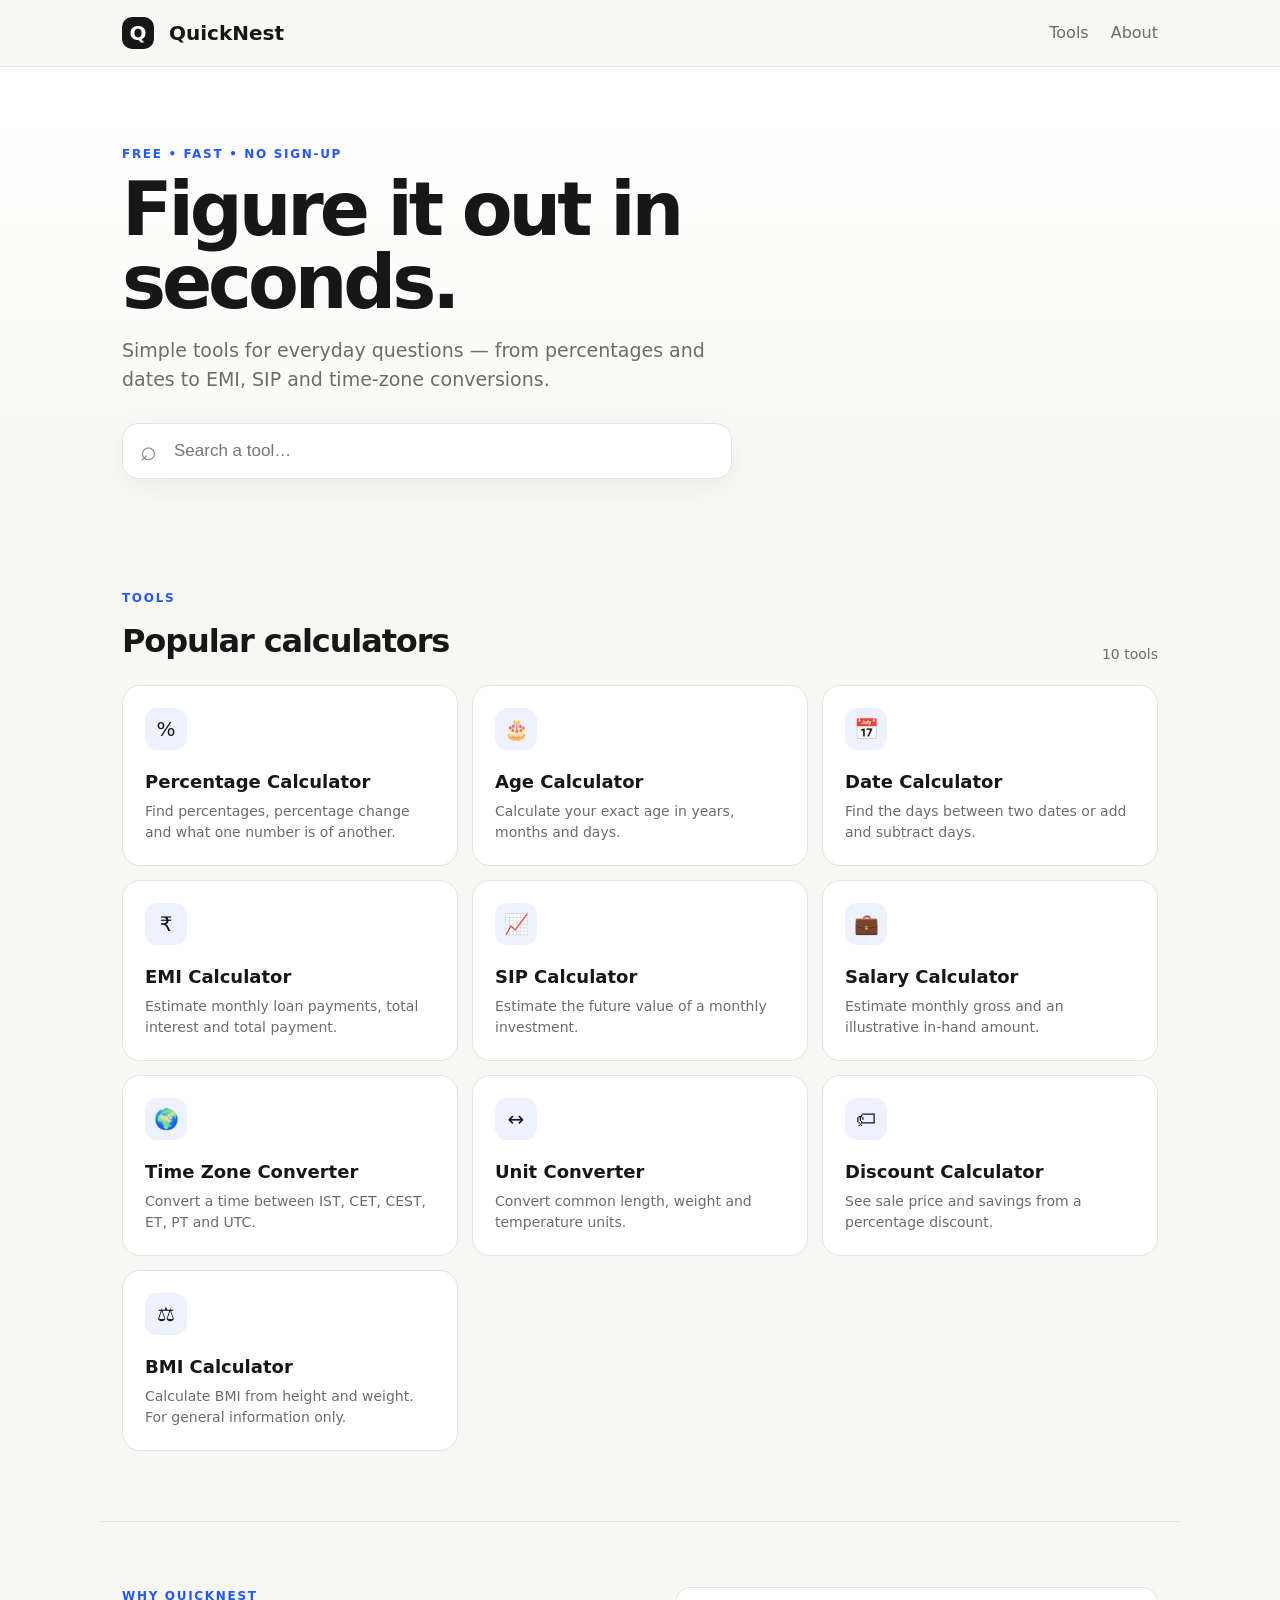
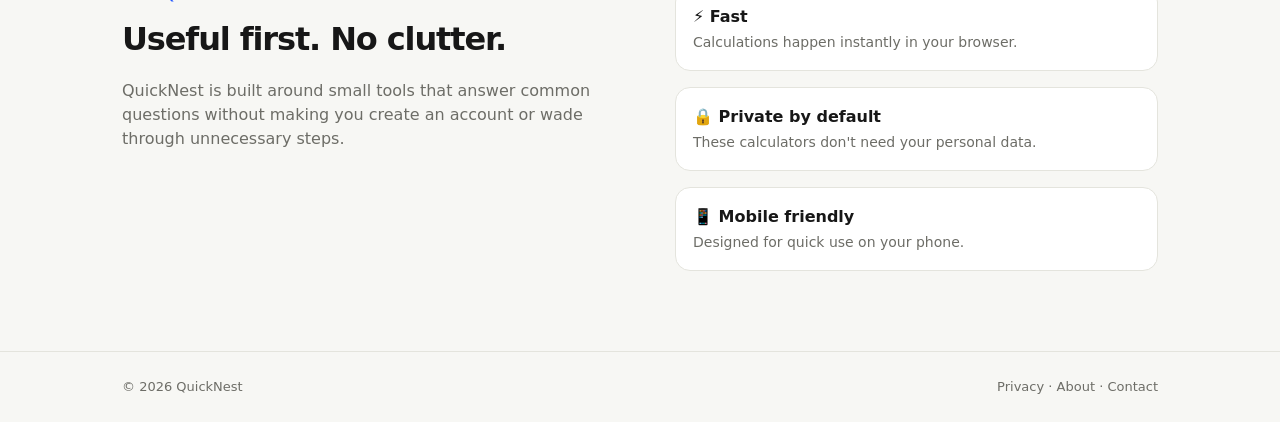
<file: index.html>
<!doctype html>
<html lang="en">
<head>
<meta charset="utf-8"><meta name="viewport" content="width=device-width,initial-scale=1">
<title>QuickNest — Free Everyday Calculators & Tools</title>
<meta name="description" content="Fast, free everyday calculators and converters. Calculate percentages, age, dates, EMI, SIP returns, salary, time zones and more.">
<link rel="canonical" href="https://YOUR-DOMAIN.example/">
<link rel="stylesheet" href="styles.css">
<script defer src="app.js"></script>
</head>
<body>
<header class="top"><div class="wrap nav"><a class="brand" href="index.html"><span>Q</span> QuickNest</a><nav><a href="#tools">Tools</a><a href="#about">About</a></nav></div></header>
<main>
<section class="hero"><div class="wrap"><div class="eyebrow">FREE • FAST • NO SIGN-UP</div><h1>Figure it out in seconds.</h1><p>Simple tools for everyday questions — from percentages and dates to EMI, SIP and time-zone conversions.</p><div class="search"><span>⌕</span><input id="toolSearch" placeholder="Search a tool…" aria-label="Search tools"></div></div></section>
<section id="tools" class="wrap section"><div class="section-head"><div><div class="eyebrow">TOOLS</div><h2>Popular calculators</h2></div><span id="toolCount" class="muted">10 tools</span></div>
<div id="toolGrid" class="grid">
<a class="card" data-name="percentage calculator" href="percentage.html"><div class="icon">%</div><h3>Percentage Calculator</h3><p>Find percentages, percentage change and what one number is of another.</p></a>
<a class="card" data-name="age calculator" href="age.html"><div class="icon">🎂</div><h3>Age Calculator</h3><p>Calculate your exact age in years, months and days.</p></a>
<a class="card" data-name="date calculator days between dates" href="date.html"><div class="icon">📅</div><h3>Date Calculator</h3><p>Find the days between two dates or add and subtract days.</p></a>
<a class="card" data-name="emi loan calculator" href="emi.html"><div class="icon">₹</div><h3>EMI Calculator</h3><p>Estimate monthly loan payments, total interest and total payment.</p></a>
<a class="card" data-name="sip calculator investment" href="sip.html"><div class="icon">📈</div><h3>SIP Calculator</h3><p>Estimate the future value of a monthly investment.</p></a>
<a class="card" data-name="salary in hand calculator india" href="salary.html"><div class="icon">💼</div><h3>Salary Calculator</h3><p>Estimate monthly gross and an illustrative in-hand amount.</p></a>
<a class="card" data-name="time zone ist cest pst est converter" href="timezone.html"><div class="icon">🌍</div><h3>Time Zone Converter</h3><p>Convert a time between IST, CET, CEST, ET, PT and UTC.</p></a>
<a class="card" data-name="unit converter length weight temperature" href="units.html"><div class="icon">↔</div><h3>Unit Converter</h3><p>Convert common length, weight and temperature units.</p></a>
<a class="card" data-name="discount calculator sale price" href="discount.html"><div class="icon">🏷</div><h3>Discount Calculator</h3><p>See sale price and savings from a percentage discount.</p></a>
<a class="card" data-name="bmi calculator" href="bmi.html"><div class="icon">⚖</div><h3>BMI Calculator</h3><p>Calculate BMI from height and weight. For general information only.</p></a>
</div><p id="noResults" class="empty" hidden>No tool found. Try another search.</p></section>
<section id="about" class="wrap info"><div><div class="eyebrow">WHY QUICKNEST</div><h2>Useful first. No clutter.</h2><p>QuickNest is built around small tools that answer common questions without making you create an account or wade through unnecessary steps.</p></div><div class="points"><div><b>⚡ Fast</b><span>Calculations happen instantly in your browser.</span></div><div><b>🔒 Private by default</b><span>These calculators don't need your personal data.</span></div><div><b>📱 Mobile friendly</b><span>Designed for quick use on your phone.</span></div></div></section>
</main>
<footer><div class="wrap foot"><span>© 2026 QuickNest</span><span><a href="privacy.html">Privacy</a> · <a href="about.html">About</a> · <a href="contact.html">Contact</a></span></div></footer>
</body></html>
</file>
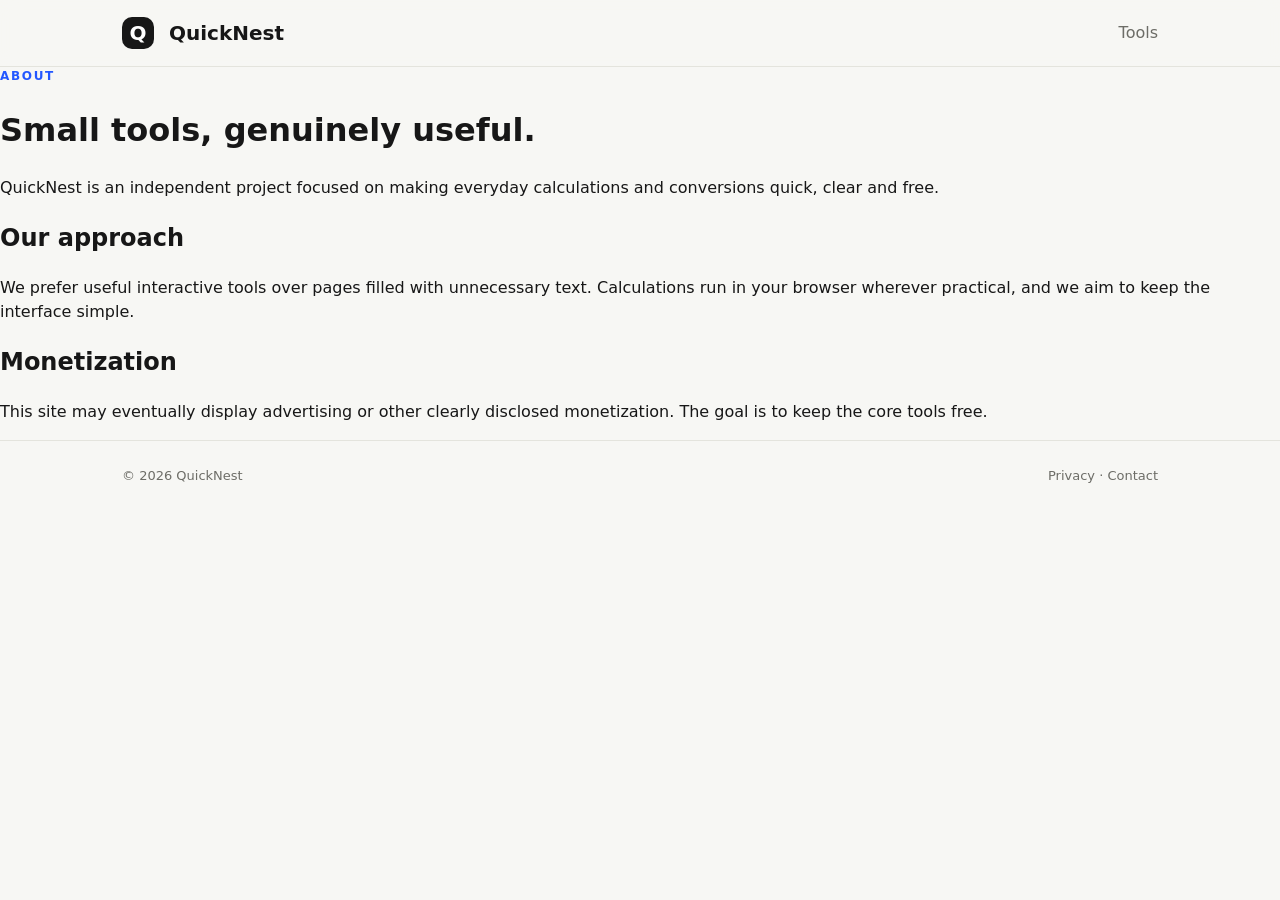
<file: about.html>
<!doctype html><html lang="en"><head><meta charset="utf-8"><meta name="viewport" content="width=device-width,initial-scale=1"><title>About QuickNest</title><meta name="description" content="About QuickNest, a collection of simple everyday online tools."><link rel="stylesheet" href="styles.css"></head><body><header class="top"><div class="wrap nav"><a class="brand" href="index.html"><span>Q</span> QuickNest</a><nav><a href="index.html#tools">Tools</a></nav></div></header><main class="toolwrap"><div class="eyebrow">ABOUT</div><h1>Small tools, genuinely useful.</h1><p>QuickNest is an independent project focused on making everyday calculations and conversions quick, clear and free.</p><div class="article"><h2>Our approach</h2><p>We prefer useful interactive tools over pages filled with unnecessary text. Calculations run in your browser wherever practical, and we aim to keep the interface simple.</p><h2>Monetization</h2><p>This site may eventually display advertising or other clearly disclosed monetization. The goal is to keep the core tools free.</p></div></main><footer><div class="wrap foot"><span>© 2026 QuickNest</span><span><a href="privacy.html">Privacy</a> · <a href="contact.html">Contact</a></span></div></footer></body></html>
</file>
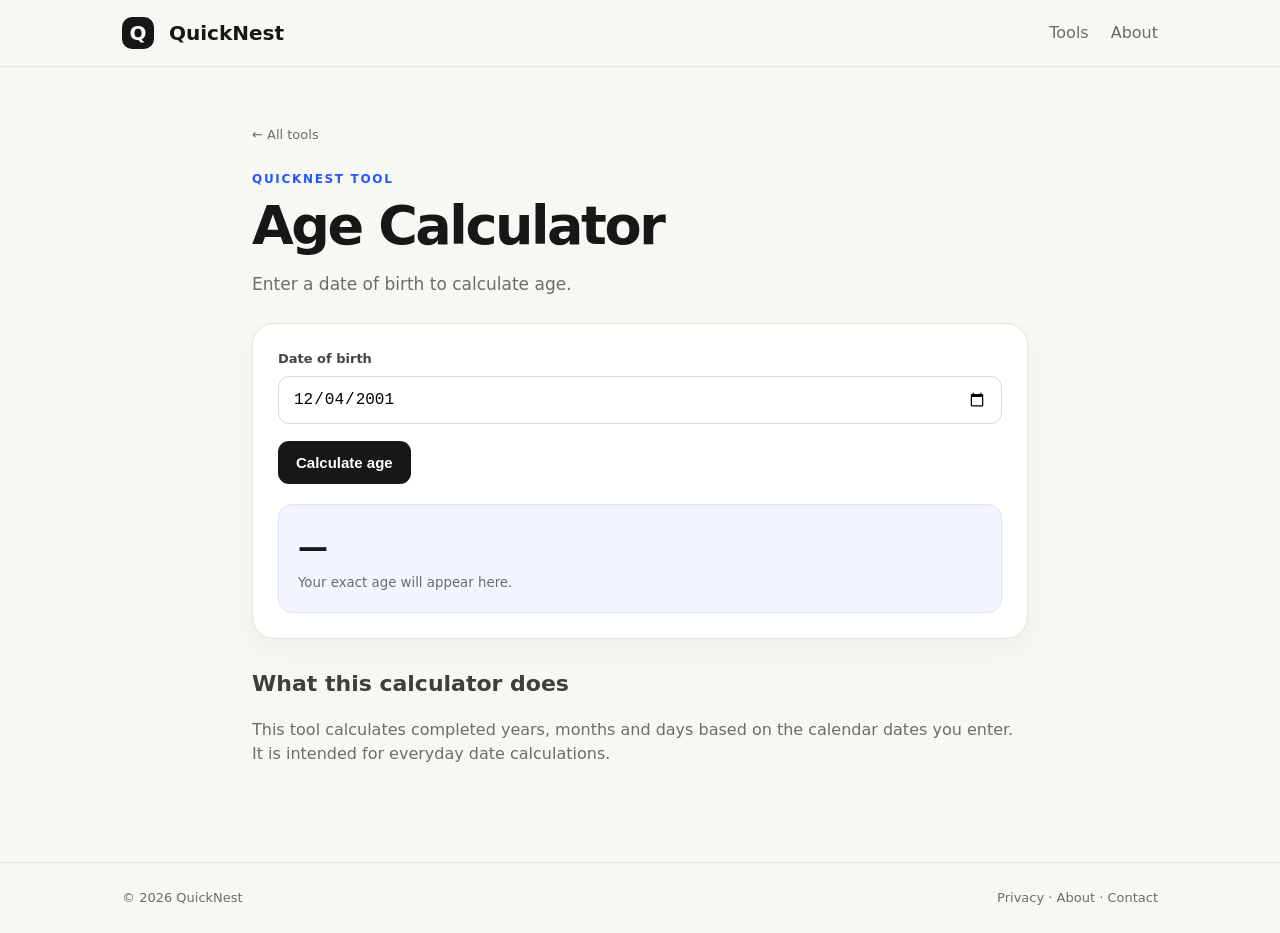
<file: age.html>
<!doctype html><html lang="en"><head><meta charset="utf-8"><meta name="viewport" content="width=device-width,initial-scale=1"><meta name="description" content="Calculate exact age in years, months and days from a date of birth."><title>Age Calculator | QuickNest</title><link rel="stylesheet" href="styles.css"><link rel="stylesheet" href="tool.css"></head><body><header class="top"><div class="wrap nav"><a class="brand" href="index.html"><span>Q</span> QuickNest</a><nav><a href="index.html#tools">Tools</a><a href="about.html">About</a></nav></div></header><main class="toolwrap"><a class="crumb" href="index.html">← All tools</a><div class="toolhead"><div class="eyebrow">QUICKNEST TOOL</div><h1>Age Calculator</h1><p>Enter a date of birth to calculate age.</p></div><div class="panel"><label>Date of birth<input id="dob" type="date"></label><button class="btn" onclick="calcAge()">Calculate age</button><div class="result"><div class="big" id="r">—</div><small id="d">Your exact age will appear here.</small></div></div><script>document.getElementById('dob').value=new Date(new Date().setFullYear(new Date().getFullYear()-25)).toISOString().slice(0,10);function calcAge(){let d=new Date(dob.value+'T00:00:00'),t=new Date();if(isNaN(d))return;let y=t.getFullYear()-d.getFullYear(),m=t.getMonth()-d.getMonth(),day=t.getDate()-d.getDate();if(day<0){m--;day+=new Date(t.getFullYear(),t.getMonth(),0).getDate()}if(m<0){y--;m+=12}document.getElementById('r').textContent=`${y} years, ${m} months, ${day} days`;document.getElementById('d').textContent=`Born ${d.toLocaleDateString('en-IN')}`}</script><div class="article"><h2>What this calculator does</h2><p>This tool calculates completed years, months and days based on the calendar dates you enter. It is intended for everyday date calculations.</p></div></main><footer><div class="wrap foot"><span>© 2026 QuickNest</span><span><a href="privacy.html">Privacy</a> · <a href="about.html">About</a> · <a href="contact.html">Contact</a></span></div></footer></body></html>
</file>
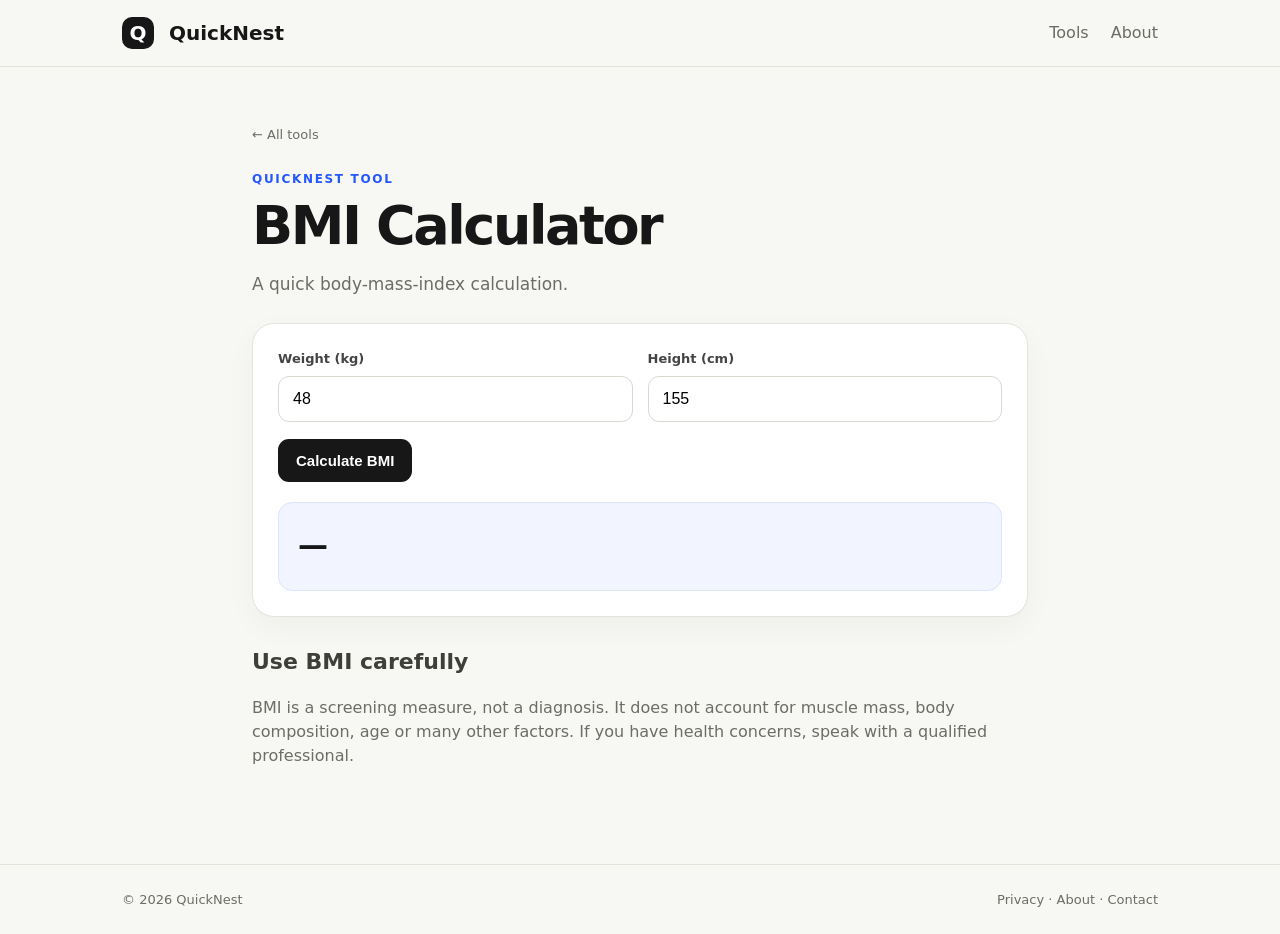
<file: bmi.html>
<!doctype html><html lang="en"><head><meta charset="utf-8"><meta name="viewport" content="width=device-width,initial-scale=1"><meta name="description" content="Calculate BMI from height and weight for general informational use."><title>BMI Calculator | QuickNest</title><link rel="stylesheet" href="styles.css"><link rel="stylesheet" href="tool.css"></head><body><header class="top"><div class="wrap nav"><a class="brand" href="index.html"><span>Q</span> QuickNest</a><nav><a href="index.html#tools">Tools</a><a href="about.html">About</a></nav></div></header><main class="toolwrap"><a class="crumb" href="index.html">← All tools</a><div class="toolhead"><div class="eyebrow">QUICKNEST TOOL</div><h1>BMI Calculator</h1><p>A quick body-mass-index calculation.</p></div><div class="panel"><div class="fields"><label>Weight (kg)<input id="w" type="number" value="48"></label><label>Height (cm)<input id="h" type="number" value="155"></label></div><button class="btn" onclick="calc()">Calculate BMI</button><div class="result"><div class="big" id="r">—</div><small id="d"></small></div></div><script>function calc(){let w=+document.getElementById('w').value,h=+document.getElementById('h').value/100,b=w/(h*h);let c=b<18.5?'underweight range':b<25?'healthy range':b<30?'overweight range':'obesity range';document.getElementById('r').textContent=b.toFixed(1);document.getElementById('d').textContent=`BMI falls in the ${c} under common adult categories.`}</script><div class="article"><h2>Use BMI carefully</h2><p>BMI is a screening measure, not a diagnosis. It does not account for muscle mass, body composition, age or many other factors. If you have health concerns, speak with a qualified professional.</p></div></main><footer><div class="wrap foot"><span>© 2026 QuickNest</span><span><a href="privacy.html">Privacy</a> · <a href="about.html">About</a> · <a href="contact.html">Contact</a></span></div></footer></body></html>
</file>
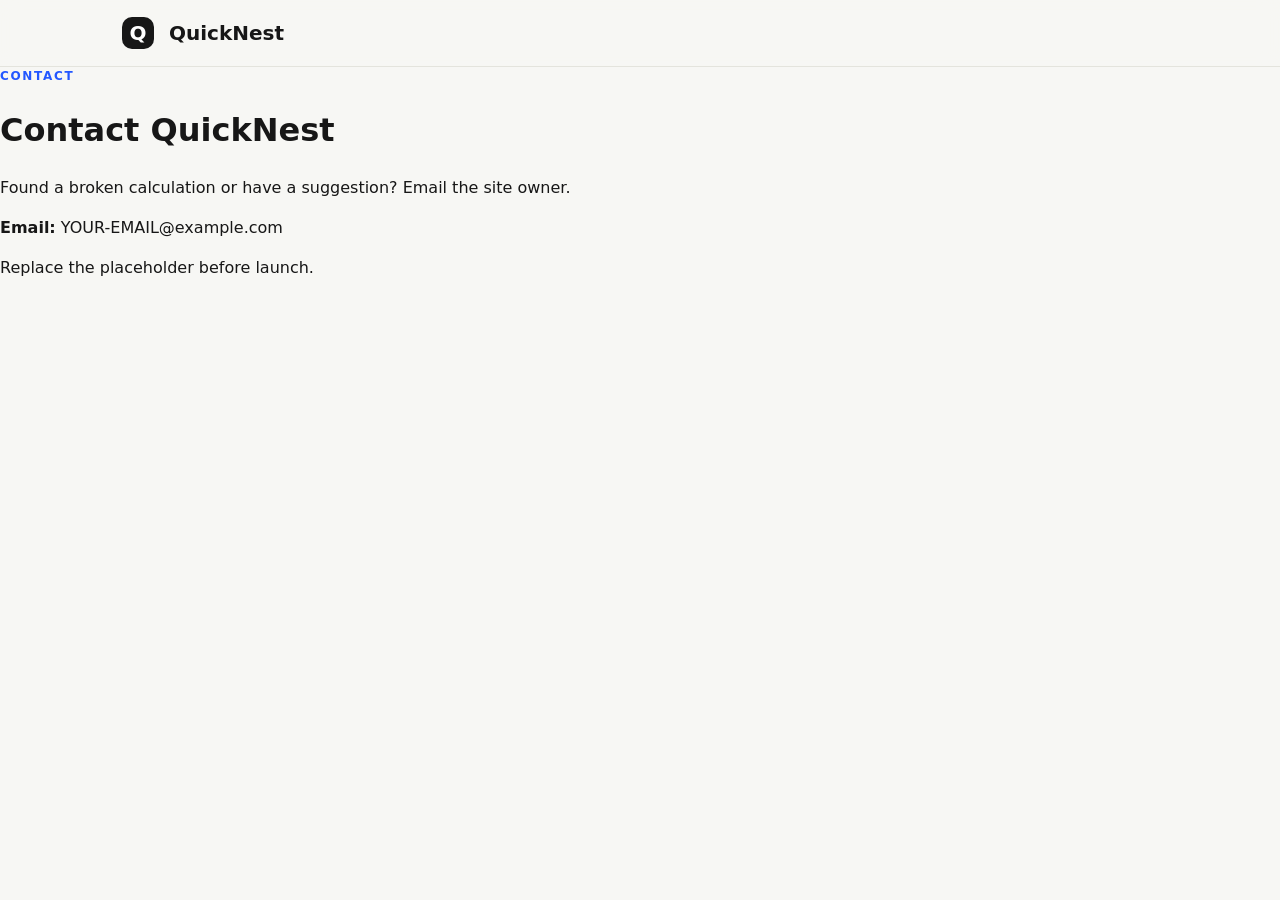
<file: contact.html>
<!doctype html><html lang="en"><head><meta charset="utf-8"><meta name="viewport" content="width=device-width,initial-scale=1"><title>Contact | QuickNest</title><meta name="description" content="Contact QuickNest."><link rel="stylesheet" href="styles.css"></head><body><header class="top"><div class="wrap nav"><a class="brand" href="index.html"><span>Q</span> QuickNest</a></div></header><main class="toolwrap"><div class="eyebrow">CONTACT</div><h1>Contact QuickNest</h1><p>Found a broken calculation or have a suggestion? Email the site owner.</p><div class="panel"><p><b>Email:</b> YOUR-EMAIL@example.com</p><p class="note">Replace the placeholder before launch.</p></div></main></body></html>
</file>
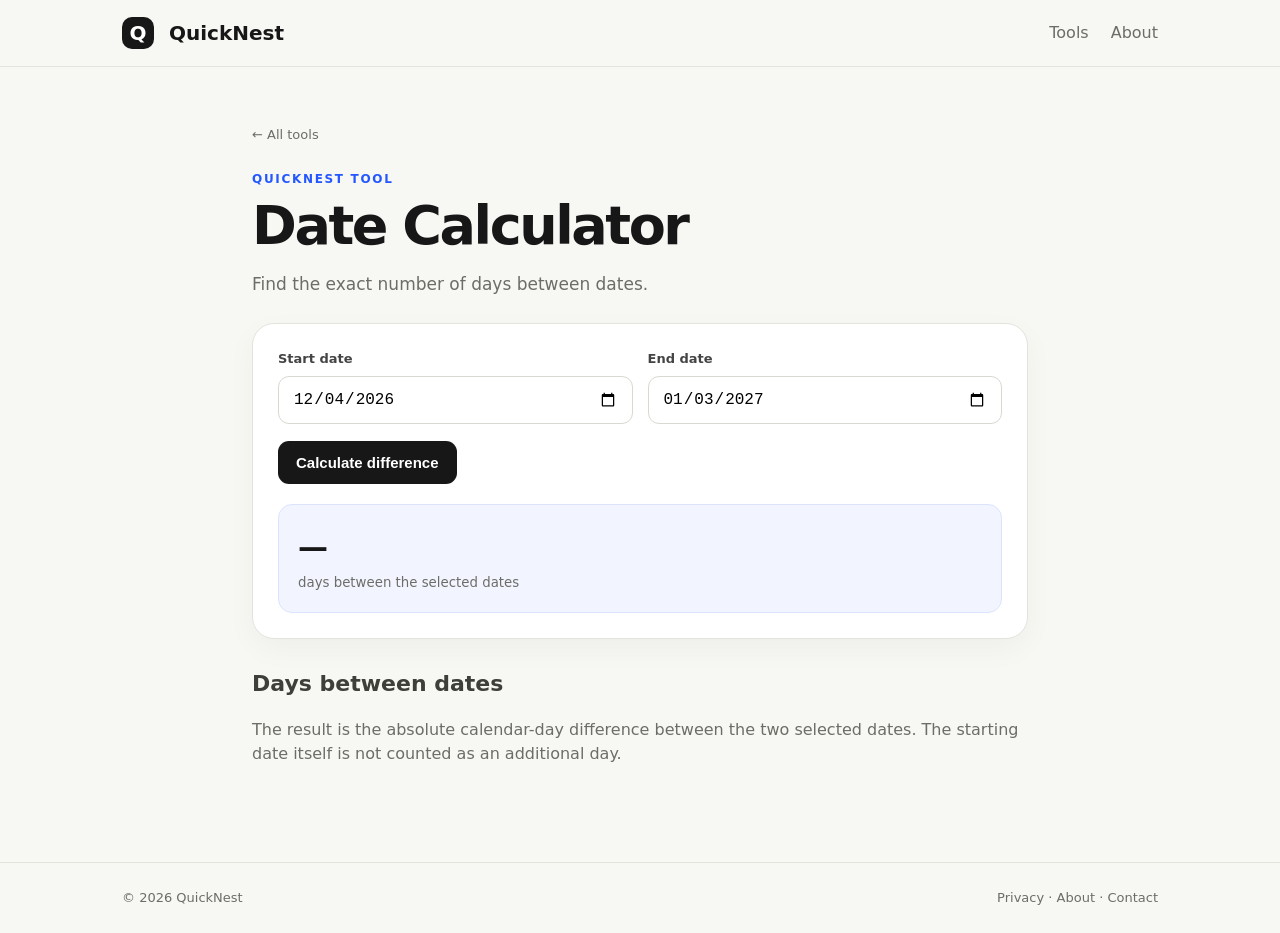
<file: date.html>
<!doctype html><html lang="en"><head><meta charset="utf-8"><meta name="viewport" content="width=device-width,initial-scale=1"><meta name="description" content="Calculate the number of days between two dates or add days to a date."><title>Date Calculator | QuickNest</title><link rel="stylesheet" href="styles.css"><link rel="stylesheet" href="tool.css"></head><body><header class="top"><div class="wrap nav"><a class="brand" href="index.html"><span>Q</span> QuickNest</a><nav><a href="index.html#tools">Tools</a><a href="about.html">About</a></nav></div></header><main class="toolwrap"><a class="crumb" href="index.html">← All tools</a><div class="toolhead"><div class="eyebrow">QUICKNEST TOOL</div><h1>Date Calculator</h1><p>Find the exact number of days between dates.</p></div><div class="panel"><div class="fields"><label>Start date<input id="a" type="date"></label><label>End date<input id="b" type="date"></label></div><button class="btn" onclick="calc()">Calculate difference</button><div class="result"><div class="big" id="r">—</div><small>days between the selected dates</small></div></div><script>let now=new Date();a.value=now.toISOString().slice(0,10);let e=new Date(now);e.setDate(e.getDate()+30);b.value=e.toISOString().slice(0,10);function calc(){let x=new Date(a.value+'T00:00:00'),y=new Date(b.value+'T00:00:00'),d=Math.round(Math.abs(y-x)/86400000);document.getElementById('r').textContent=d.toLocaleString('en-IN')}</script><div class="article"><h2>Days between dates</h2><p>The result is the absolute calendar-day difference between the two selected dates. The starting date itself is not counted as an additional day.</p></div></main><footer><div class="wrap foot"><span>© 2026 QuickNest</span><span><a href="privacy.html">Privacy</a> · <a href="about.html">About</a> · <a href="contact.html">Contact</a></span></div></footer></body></html>
</file>
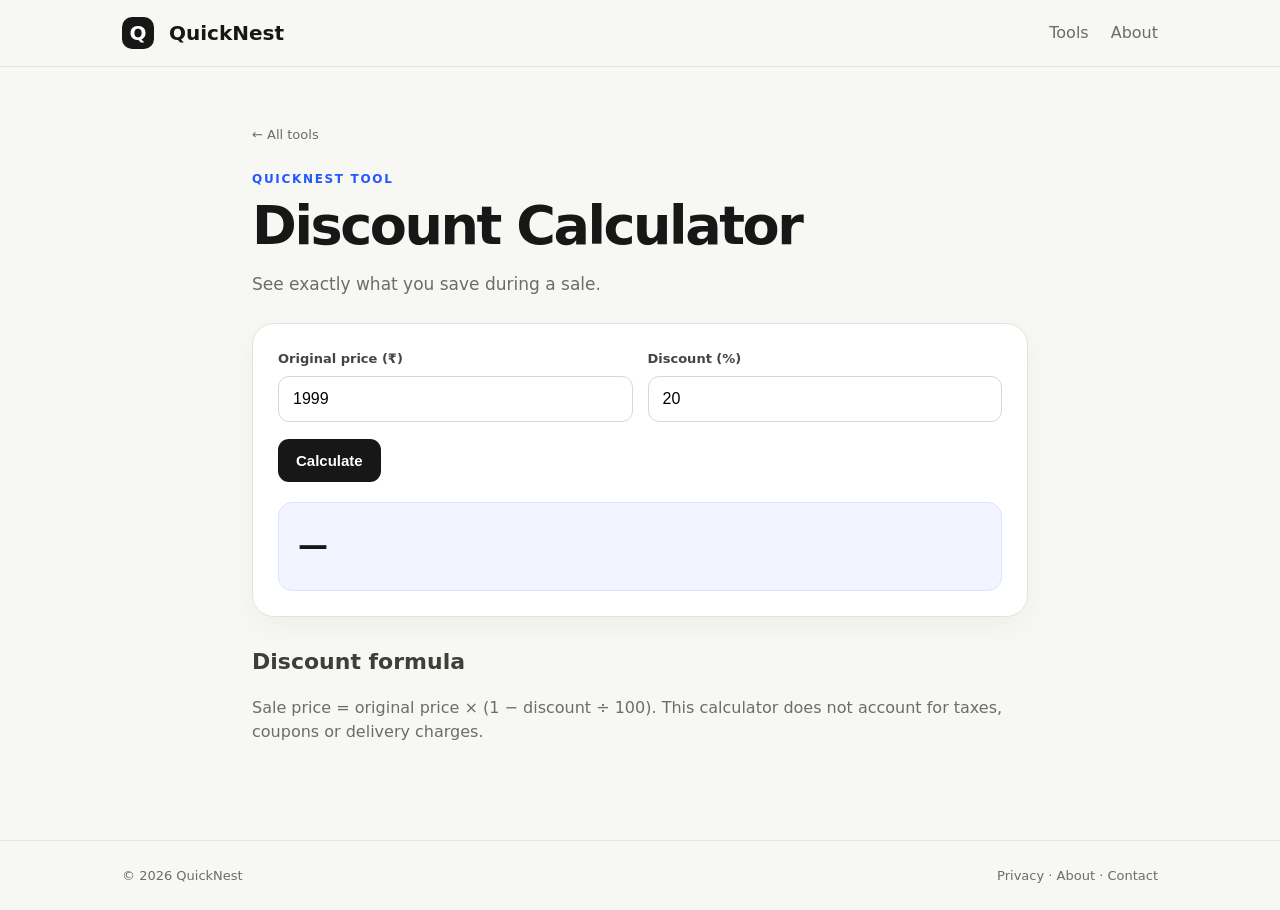
<file: discount.html>
<!doctype html><html lang="en"><head><meta charset="utf-8"><meta name="viewport" content="width=device-width,initial-scale=1"><meta name="description" content="Calculate sale price and savings from an original price and discount percentage."><title>Discount Calculator | QuickNest</title><link rel="stylesheet" href="styles.css"><link rel="stylesheet" href="tool.css"></head><body><header class="top"><div class="wrap nav"><a class="brand" href="index.html"><span>Q</span> QuickNest</a><nav><a href="index.html#tools">Tools</a><a href="about.html">About</a></nav></div></header><main class="toolwrap"><a class="crumb" href="index.html">← All tools</a><div class="toolhead"><div class="eyebrow">QUICKNEST TOOL</div><h1>Discount Calculator</h1><p>See exactly what you save during a sale.</p></div><div class="panel"><div class="fields"><label>Original price (₹)<input id="p" type="number" value="1999"></label><label>Discount (%)<input id="d" type="number" value="20"></label></div><button class="btn" onclick="calc()">Calculate</button><div class="result"><div class="big" id="r">—</div><small id="s"></small></div></div><script>function calc(){let p=+document.getElementById('p').value,d=+document.getElementById('d').value,s=p*(1-d/100),save=p-s;document.getElementById('r').textContent='₹'+s.toLocaleString('en-IN',{maximumFractionDigits:2});document.getElementById('s').textContent=`You save ₹${save.toLocaleString('en-IN',{maximumFractionDigits:2})}`}</script><div class="article"><h2>Discount formula</h2><p>Sale price = original price × (1 − discount ÷ 100). This calculator does not account for taxes, coupons or delivery charges.</p></div></main><footer><div class="wrap foot"><span>© 2026 QuickNest</span><span><a href="privacy.html">Privacy</a> · <a href="about.html">About</a> · <a href="contact.html">Contact</a></span></div></footer></body></html>
</file>
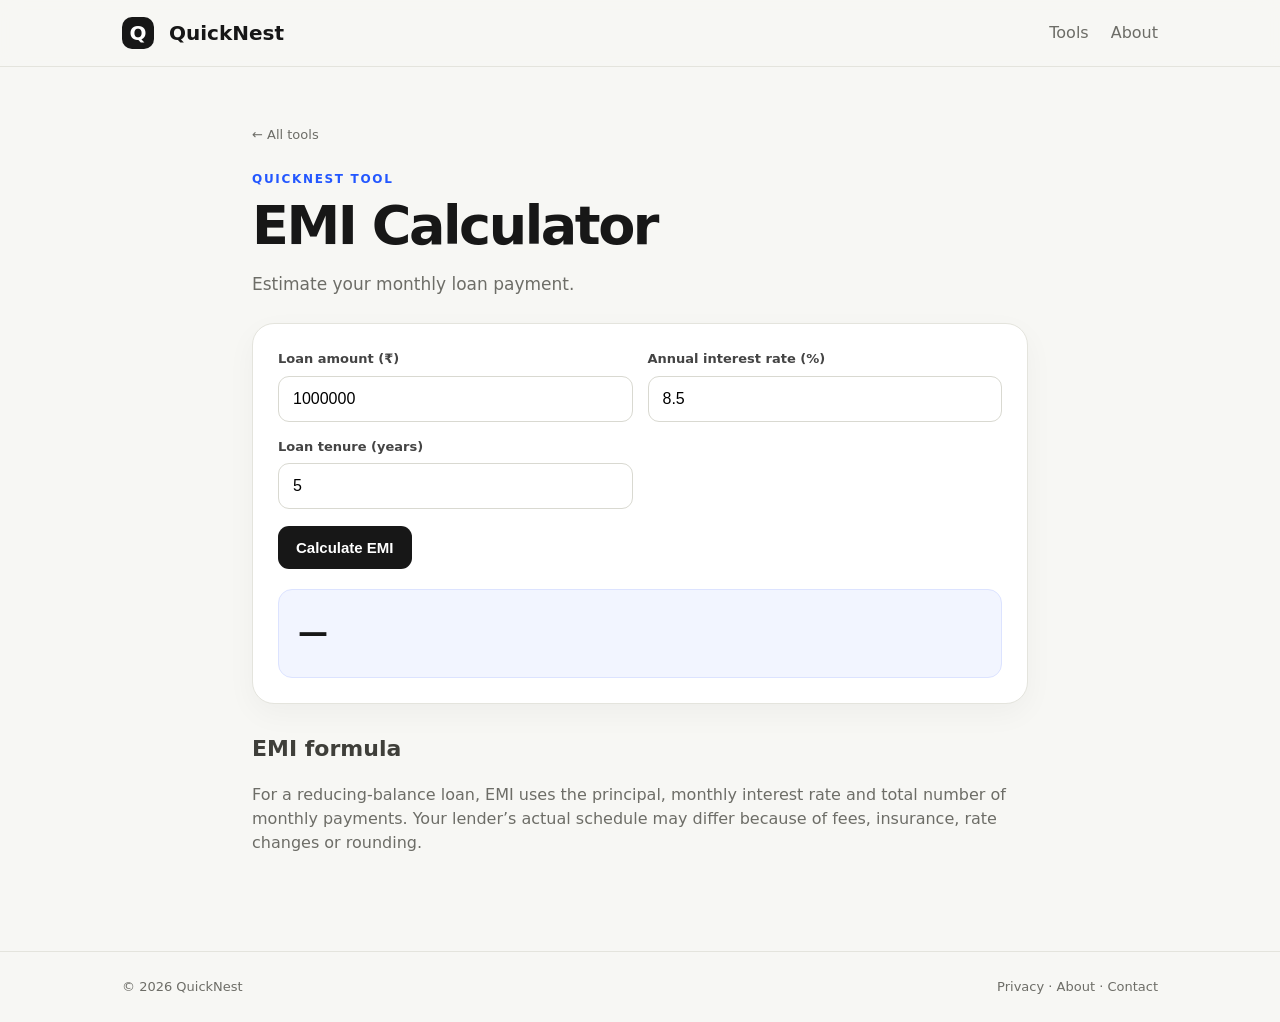
<file: emi.html>
<!doctype html><html lang="en"><head><meta charset="utf-8"><meta name="viewport" content="width=device-width,initial-scale=1"><meta name="description" content="Estimate monthly loan EMI, total interest and total payment using the standard reducing-balance formula."><title>EMI Calculator | QuickNest</title><link rel="stylesheet" href="styles.css"><link rel="stylesheet" href="tool.css"></head><body><header class="top"><div class="wrap nav"><a class="brand" href="index.html"><span>Q</span> QuickNest</a><nav><a href="index.html#tools">Tools</a><a href="about.html">About</a></nav></div></header><main class="toolwrap"><a class="crumb" href="index.html">← All tools</a><div class="toolhead"><div class="eyebrow">QUICKNEST TOOL</div><h1>EMI Calculator</h1><p>Estimate your monthly loan payment.</p></div><div class="panel"><div class="fields"><label>Loan amount (₹)<input id="p" type="number" value="1000000"></label><label>Annual interest rate (%)<input id="rate" type="number" value="8.5" step="0.1"></label><label>Loan tenure (years)<input id="years" type="number" value="5"></label></div><button class="btn" onclick="calc()">Calculate EMI</button><div class="result"><div class="big" id="r">—</div><small id="d"></small></div></div><script>function calc(){let P=+p.value,r=+rate.value/1200,n=+years.value*12;let emi=r?P*r*Math.pow(1+r,n)/(Math.pow(1+r,n)-1):P/n;let total=emi*n;document.getElementById('r').textContent='₹'+emi.toLocaleString('en-IN',{maximumFractionDigits:0})+'/month';document.getElementById('d').textContent=`Total payment ₹${total.toLocaleString('en-IN',{maximumFractionDigits:0})} • Interest ₹${(total-P).toLocaleString('en-IN',{maximumFractionDigits:0})}`}</script><div class="article"><h2>EMI formula</h2><p>For a reducing-balance loan, EMI uses the principal, monthly interest rate and total number of monthly payments. Your lender’s actual schedule may differ because of fees, insurance, rate changes or rounding.</p></div></main><footer><div class="wrap foot"><span>© 2026 QuickNest</span><span><a href="privacy.html">Privacy</a> · <a href="about.html">About</a> · <a href="contact.html">Contact</a></span></div></footer></body></html>
</file>
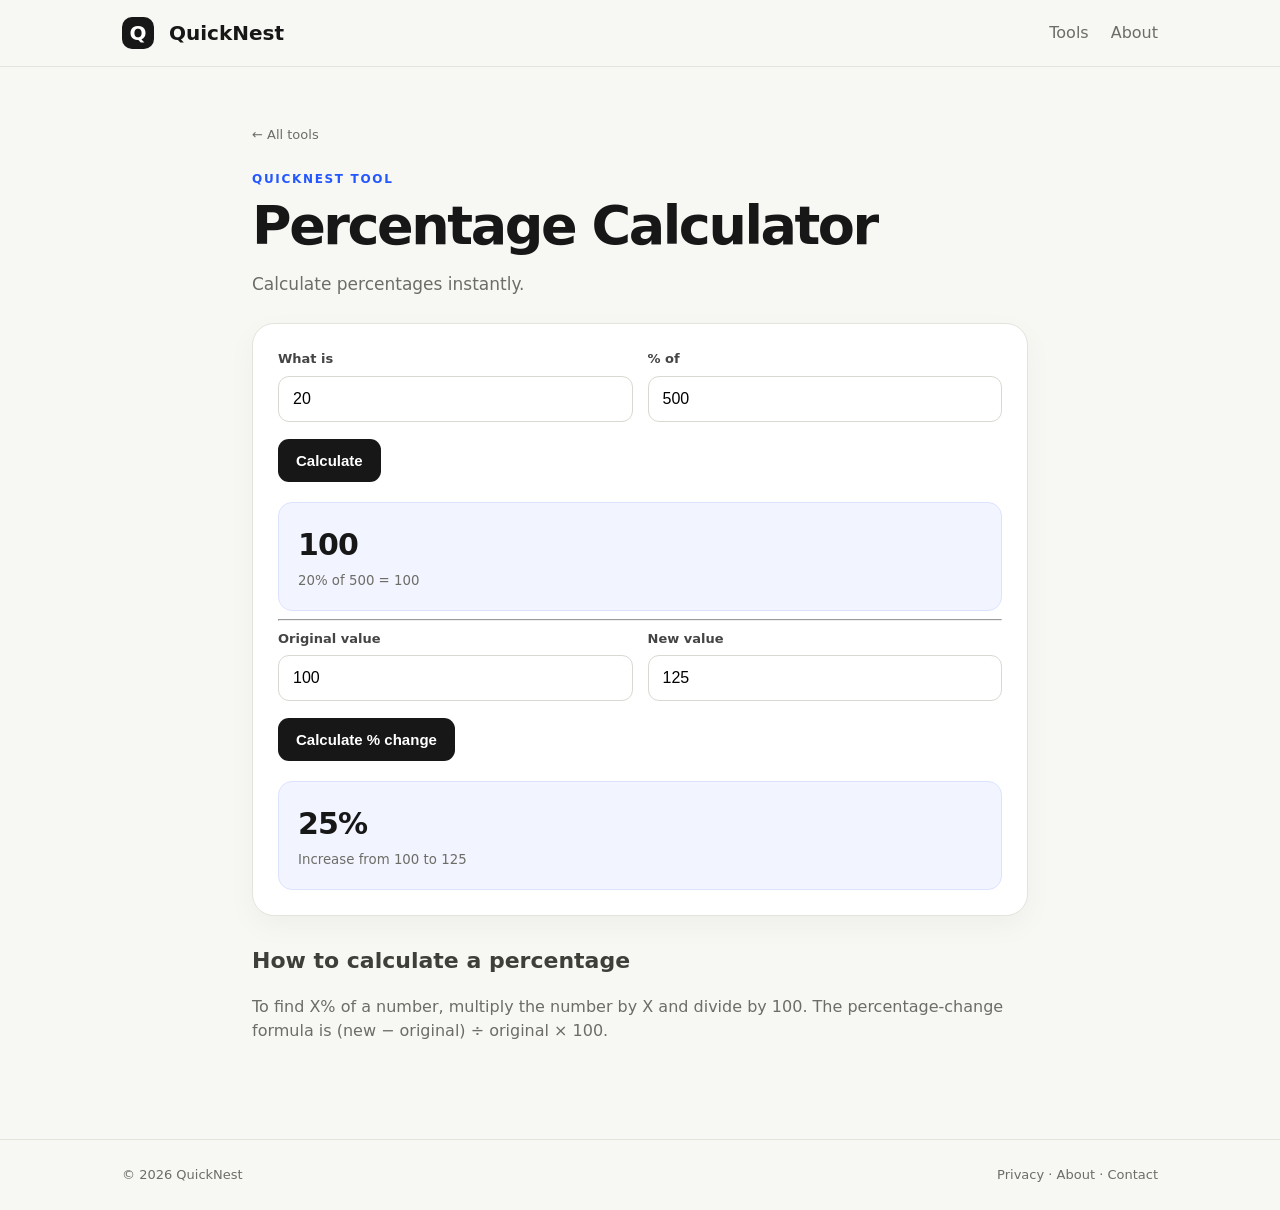
<file: percentage.html>
<!doctype html><html lang="en"><head><meta charset="utf-8"><meta name="viewport" content="width=device-width,initial-scale=1"><meta name="description" content="Free percentage calculator for finding a percentage of a number and percentage change."><title>Percentage Calculator | QuickNest</title><link rel="stylesheet" href="styles.css"><link rel="stylesheet" href="tool.css"></head><body><header class="top"><div class="wrap nav"><a class="brand" href="index.html"><span>Q</span> QuickNest</a><nav><a href="index.html#tools">Tools</a><a href="about.html">About</a></nav></div></header><main class="toolwrap"><a class="crumb" href="index.html">← All tools</a><div class="toolhead"><div class="eyebrow">QUICKNEST TOOL</div><h1>Percentage Calculator</h1><p>Calculate percentages instantly.</p></div><div class="panel"><div class="fields"><label>What is <input id="pct" type="number" value="20"></label><label>% of <input id="num" type="number" value="500"></label></div><button class="btn" onclick="calc()">Calculate</button><div class="result"><div class="big" id="r">100</div><small id="detail">20% of 500 = 100</small></div><hr><div class="fields"><label>Original value<input id="a" type="number" value="100"></label><label>New value<input id="b" type="number" value="125"></label></div><button class="btn" onclick="change()">Calculate % change</button><div class="result"><div class="big" id="rc">25%</div><small id="cd">Increase from 100 to 125</small></div></div><script>function calc(){let p=+pct.value,n=+num.value,r=p*n/100;document.getElementById('r').textContent=r.toLocaleString('en-IN',{maximumFractionDigits:4});document.getElementById('detail').textContent=`${p}% of ${n} = ${r}`};function change(){let x=+a.value,y=+b.value,r=x?(y-x)/x*100:NaN;document.getElementById('rc').textContent=Number.isFinite(r)?r.toFixed(2)+'%':'—';document.getElementById('cd').textContent=r>=0?`Increase from ${x} to ${y}`:`Decrease from ${x} to ${y}`}</script><div class="article"><h2>How to calculate a percentage</h2><p>To find X% of a number, multiply the number by X and divide by 100. The percentage-change formula is (new − original) ÷ original × 100.</p></div></main><footer><div class="wrap foot"><span>© 2026 QuickNest</span><span><a href="privacy.html">Privacy</a> · <a href="about.html">About</a> · <a href="contact.html">Contact</a></span></div></footer></body></html>
</file>
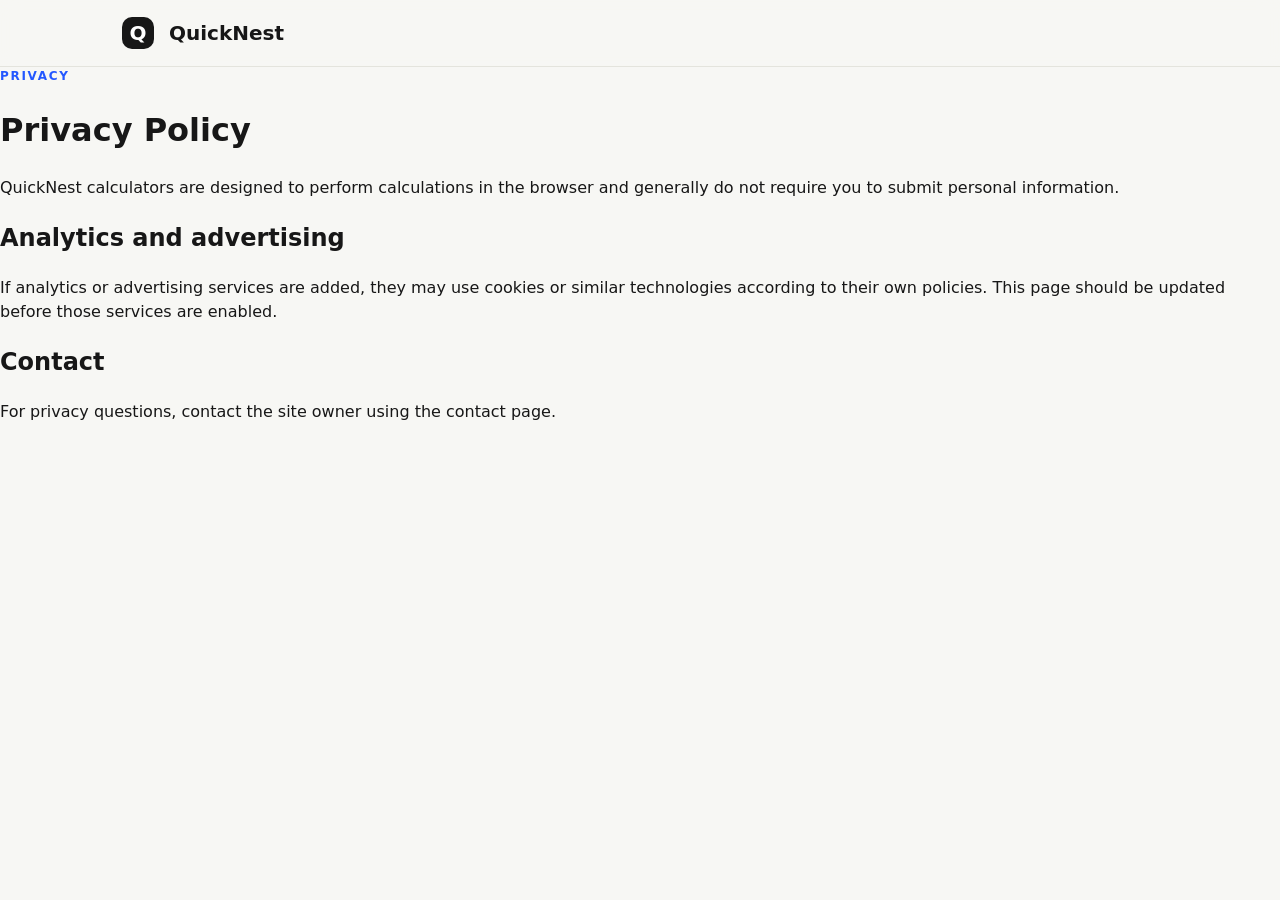
<file: privacy.html>
<!doctype html><html lang="en"><head><meta charset="utf-8"><meta name="viewport" content="width=device-width,initial-scale=1"><title>Privacy Policy | QuickNest</title><meta name="description" content="QuickNest privacy policy."><link rel="stylesheet" href="styles.css"></head><body><header class="top"><div class="wrap nav"><a class="brand" href="index.html"><span>Q</span> QuickNest</a></div></header><main class="toolwrap"><div class="eyebrow">PRIVACY</div><h1>Privacy Policy</h1><div class="article"><p>QuickNest calculators are designed to perform calculations in the browser and generally do not require you to submit personal information.</p><h2>Analytics and advertising</h2><p>If analytics or advertising services are added, they may use cookies or similar technologies according to their own policies. This page should be updated before those services are enabled.</p><h2>Contact</h2><p>For privacy questions, contact the site owner using the contact page.</p></div></main></body></html>
</file>
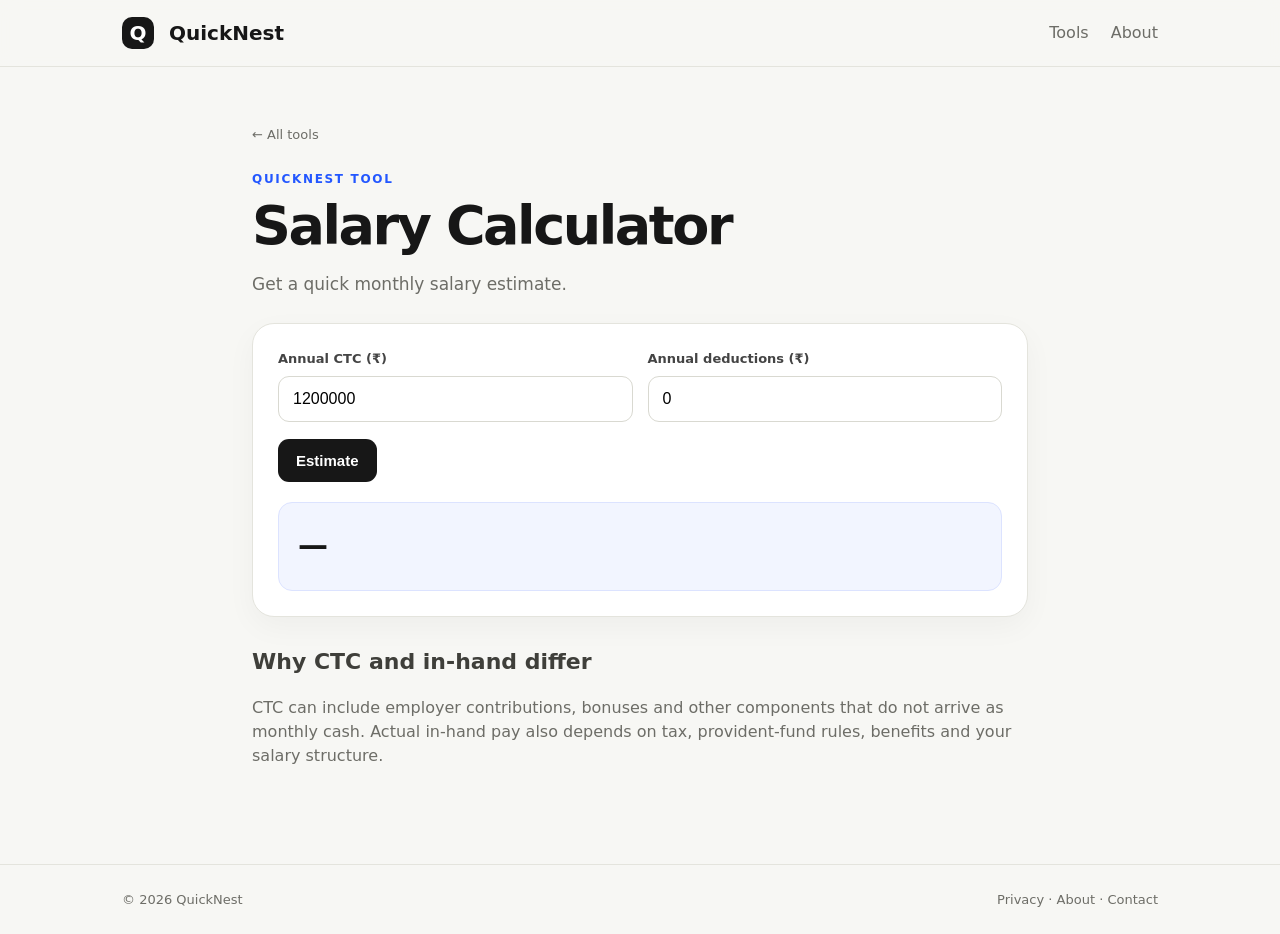
<file: salary.html>
<!doctype html><html lang="en"><head><meta charset="utf-8"><meta name="viewport" content="width=device-width,initial-scale=1"><meta name="description" content="Illustrative India salary calculator for estimating monthly gross and a simplified in-hand amount."><title>Salary Calculator | QuickNest</title><link rel="stylesheet" href="styles.css"><link rel="stylesheet" href="tool.css"></head><body><header class="top"><div class="wrap nav"><a class="brand" href="index.html"><span>Q</span> QuickNest</a><nav><a href="index.html#tools">Tools</a><a href="about.html">About</a></nav></div></header><main class="toolwrap"><a class="crumb" href="index.html">← All tools</a><div class="toolhead"><div class="eyebrow">QUICKNEST TOOL</div><h1>Salary Calculator</h1><p>Get a quick monthly salary estimate.</p></div><div class="panel"><div class="fields"><label>Annual CTC (₹)<input id="ctc" type="number" value="1200000"></label><label>Annual deductions (₹)<input id="ded" type="number" value="0"></label></div><button class="btn" onclick="calc()">Estimate</button><div class="result"><div class="big" id="r">—</div><small id="d"></small></div></div><script>function calc(){let c=+ctc.value,d=+ded.value,g=c/12,net=Math.max(0,c-d)/12;document.getElementById('r').textContent='₹'+net.toLocaleString('en-IN',{maximumFractionDigits:0})+'/month';document.getElementById('d').textContent=`Gross monthly: ₹${g.toLocaleString('en-IN',{maximumFractionDigits:0})}. This simplified estimate does not calculate Indian income tax or employer-side CTC components.`}</script><div class="article"><h2>Why CTC and in-hand differ</h2><p>CTC can include employer contributions, bonuses and other components that do not arrive as monthly cash. Actual in-hand pay also depends on tax, provident-fund rules, benefits and your salary structure.</p></div></main><footer><div class="wrap foot"><span>© 2026 QuickNest</span><span><a href="privacy.html">Privacy</a> · <a href="about.html">About</a> · <a href="contact.html">Contact</a></span></div></footer></body></html>
</file>
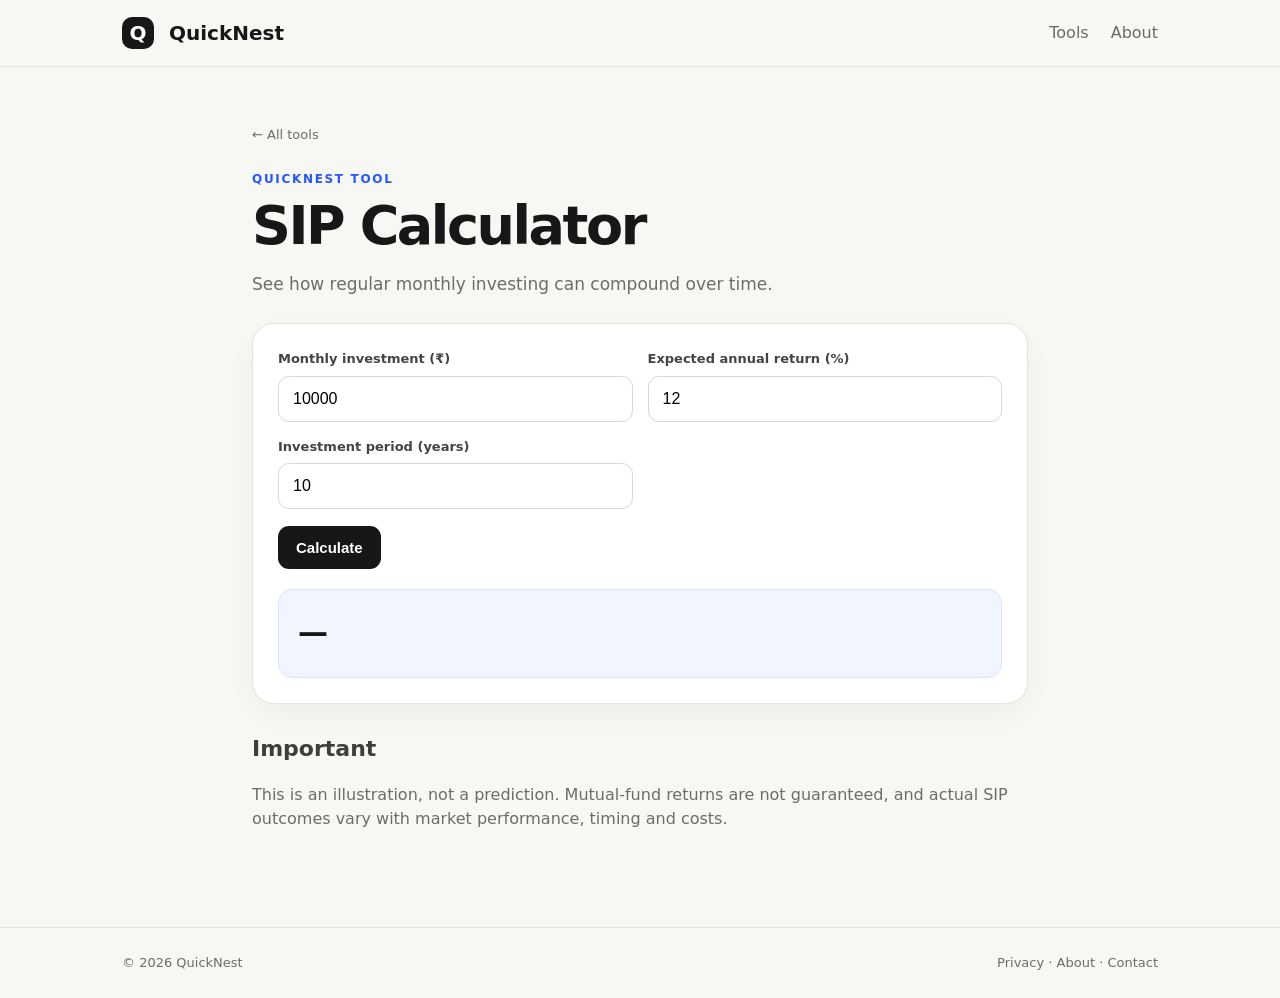
<file: sip.html>
<!doctype html><html lang="en"><head><meta charset="utf-8"><meta name="viewport" content="width=device-width,initial-scale=1"><meta name="description" content="Estimate the future value of a monthly SIP investment with a chosen return assumption."><title>SIP Calculator | QuickNest</title><link rel="stylesheet" href="styles.css"><link rel="stylesheet" href="tool.css"></head><body><header class="top"><div class="wrap nav"><a class="brand" href="index.html"><span>Q</span> QuickNest</a><nav><a href="index.html#tools">Tools</a><a href="about.html">About</a></nav></div></header><main class="toolwrap"><a class="crumb" href="index.html">← All tools</a><div class="toolhead"><div class="eyebrow">QUICKNEST TOOL</div><h1>SIP Calculator</h1><p>See how regular monthly investing can compound over time.</p></div><div class="panel"><div class="fields"><label>Monthly investment (₹)<input id="sip" type="number" value="10000"></label><label>Expected annual return (%)<input id="rate" type="number" value="12" step="0.1"></label><label>Investment period (years)<input id="years" type="number" value="10"></label></div><button class="btn" onclick="calc()">Calculate</button><div class="result"><div class="big" id="r">—</div><small id="d"></small></div></div><script>function calc(){let s=+sip.value,r=+rate.value/1200,n=+years.value*12;let fv=r?s*((Math.pow(1+r,n)-1)/r)*(1+r):s*n;let invested=s*n;document.getElementById('r').textContent='₹'+fv.toLocaleString('en-IN',{maximumFractionDigits:0});document.getElementById('d').textContent=`Invested ₹${invested.toLocaleString('en-IN',{maximumFractionDigits:0})} • Estimated gain ₹${(fv-invested).toLocaleString('en-IN',{maximumFractionDigits:0})}`}</script><div class="article"><h2>Important</h2><p>This is an illustration, not a prediction. Mutual-fund returns are not guaranteed, and actual SIP outcomes vary with market performance, timing and costs.</p></div></main><footer><div class="wrap foot"><span>© 2026 QuickNest</span><span><a href="privacy.html">Privacy</a> · <a href="about.html">About</a> · <a href="contact.html">Contact</a></span></div></footer></body></html>
</file>
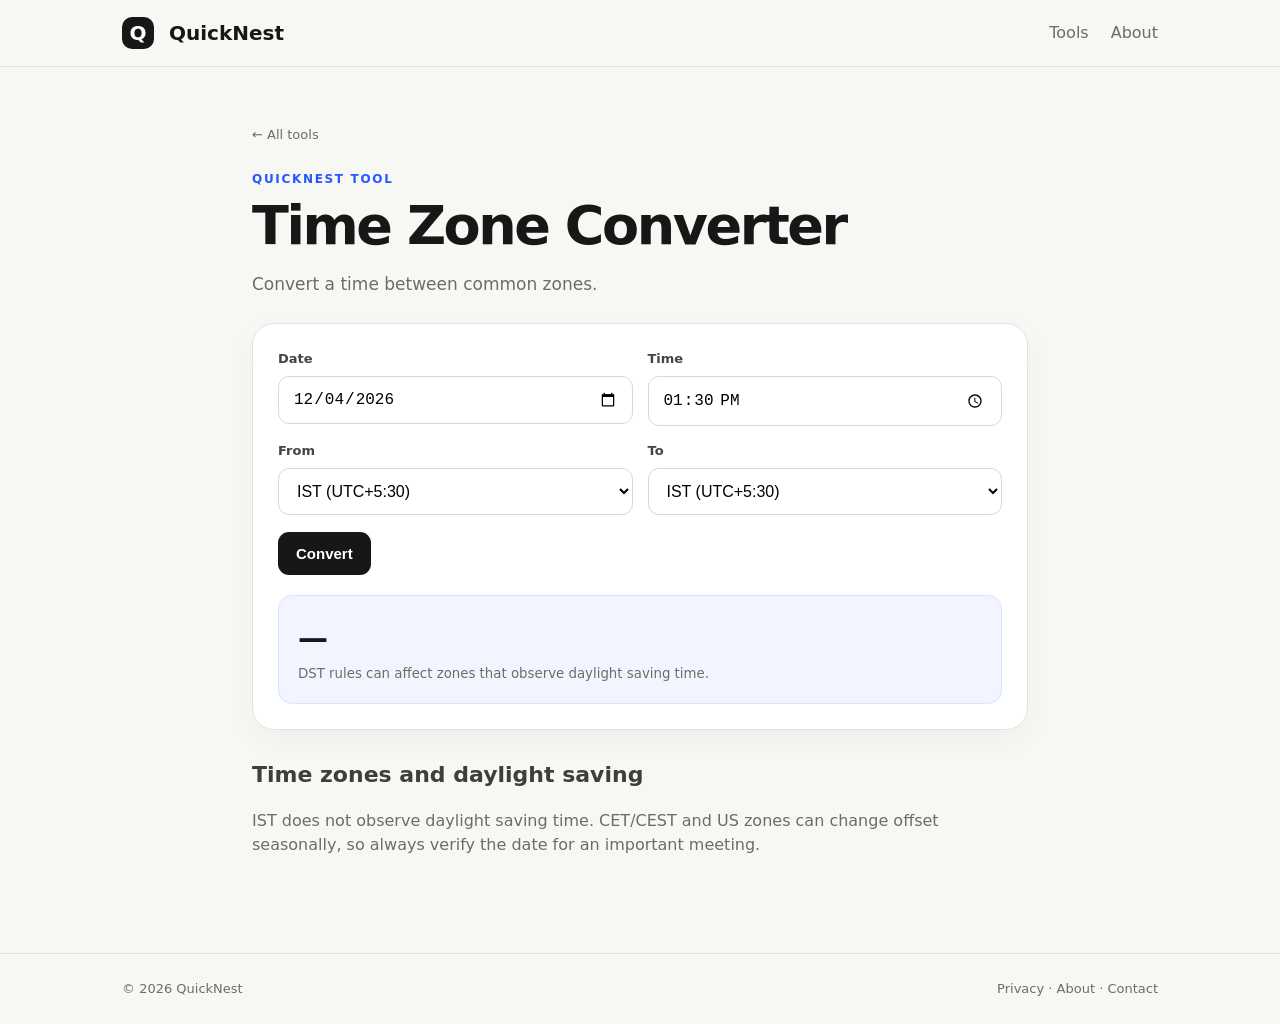
<file: timezone.html>
<!doctype html><html lang="en"><head><meta charset="utf-8"><meta name="viewport" content="width=device-width,initial-scale=1"><meta name="description" content="Convert times between IST, CET, CEST, UTC, Eastern Time and Pacific Time."><title>Time Zone Converter | QuickNest</title><link rel="stylesheet" href="styles.css"><link rel="stylesheet" href="tool.css"></head><body><header class="top"><div class="wrap nav"><a class="brand" href="index.html"><span>Q</span> QuickNest</a><nav><a href="index.html#tools">Tools</a><a href="about.html">About</a></nav></div></header><main class="toolwrap"><a class="crumb" href="index.html">← All tools</a><div class="toolhead"><div class="eyebrow">QUICKNEST TOOL</div><h1>Time Zone Converter</h1><p>Convert a time between common zones.</p></div><div class="panel"><div class="fields"><label>Date<input id="date" type="date"></label><label>Time<input id="time" type="time" value="13:30"></label><label>From<select id="from"><option value="IST">IST (UTC+5:30)</option><option value="UTC">UTC</option><option value="CET">CET (UTC+1)</option><option value="CEST">CEST (UTC+2)</option><option value="ET">ET (UTC-5)</option><option value="PT">PT (UTC-8)</option></select></label><label>To<select id="to"><option value="IST">IST (UTC+5:30)</option><option value="UTC">UTC</option><option value="CET">CET (UTC+1)</option><option value="CEST">CEST (UTC+2)</option><option value="ET">ET (UTC-5)</option><option value="PT">PT (UTC-8)</option></select></label></div><button class="btn" onclick="calc()">Convert</button><div class="result"><div class="big" id="r">—</div><small id="d">DST rules can affect zones that observe daylight saving time.</small></div></div><script>date.value=new Date().toISOString().slice(0,10);const off={IST:330,UTC:0,CET:60,CEST:120,ET:-300,PT:-480};function calc(){let d=date.value,t=time.value;if(!d||!t)return;let [h,m]=t.split(':').map(Number),mins=h*60+m-off[from.value]+off[to.value];let day=0;while(mins<0){mins+=1440;day--}while(mins>=1440){mins-=1440;day++}let hh=String(Math.floor(mins/60)).padStart(2,'0'),mm=String(mins%60).padStart(2,'0');document.getElementById('r').textContent=`${hh}:${mm}`;document.getElementById('d').textContent=`${from.value} → ${to.value}${day?` (${day>0?'next':'previous'} day)`:''}`}</script><div class="article"><h2>Time zones and daylight saving</h2><p>IST does not observe daylight saving time. CET/CEST and US zones can change offset seasonally, so always verify the date for an important meeting.</p></div></main><footer><div class="wrap foot"><span>© 2026 QuickNest</span><span><a href="privacy.html">Privacy</a> · <a href="about.html">About</a> · <a href="contact.html">Contact</a></span></div></footer></body></html>
</file>
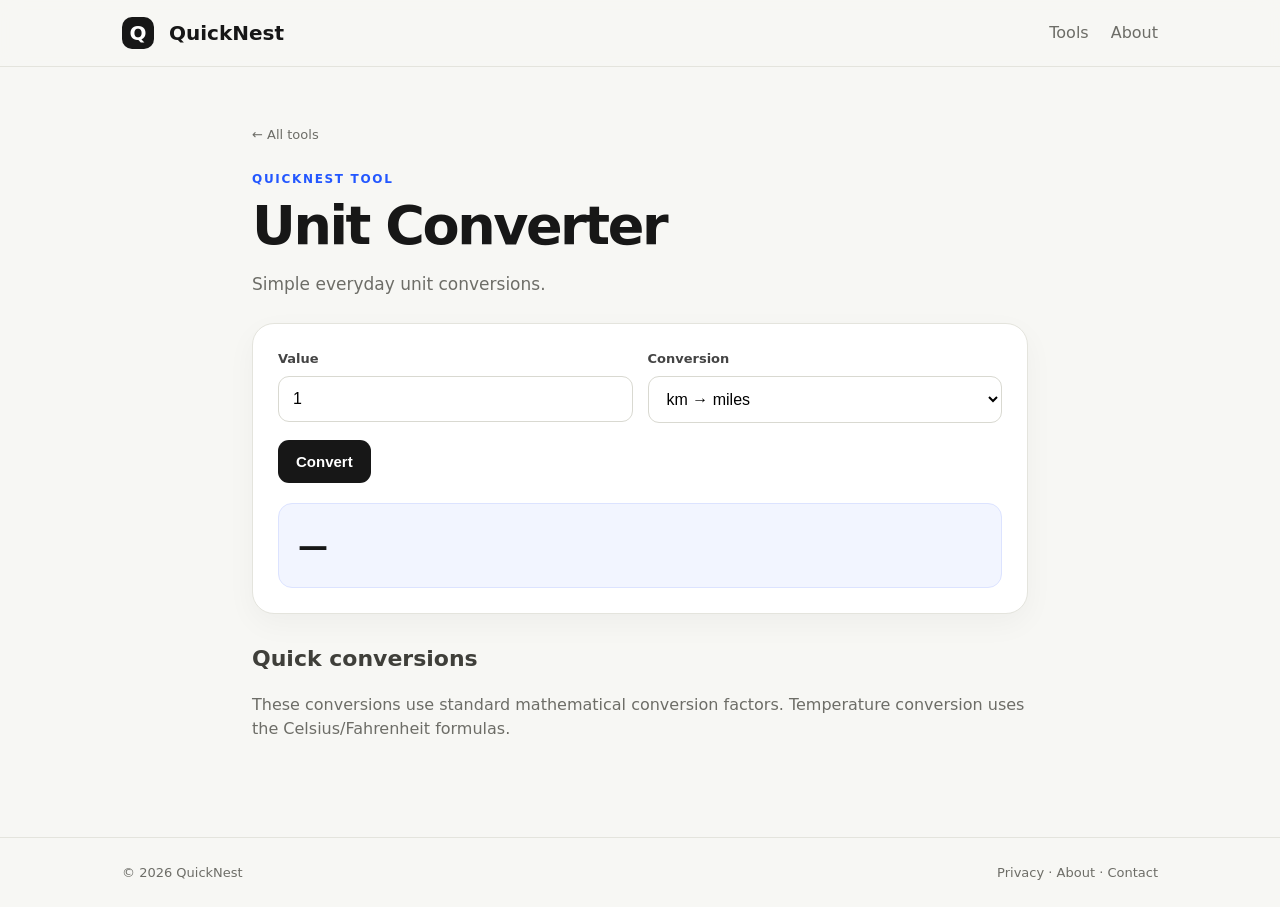
<file: units.html>
<!doctype html><html lang="en"><head><meta charset="utf-8"><meta name="viewport" content="width=device-width,initial-scale=1"><meta name="description" content="Convert common length, weight and temperature units quickly."><title>Unit Converter | QuickNest</title><link rel="stylesheet" href="styles.css"><link rel="stylesheet" href="tool.css"></head><body><header class="top"><div class="wrap nav"><a class="brand" href="index.html"><span>Q</span> QuickNest</a><nav><a href="index.html#tools">Tools</a><a href="about.html">About</a></nav></div></header><main class="toolwrap"><a class="crumb" href="index.html">← All tools</a><div class="toolhead"><div class="eyebrow">QUICKNEST TOOL</div><h1>Unit Converter</h1><p>Simple everyday unit conversions.</p></div><div class="panel"><div class="fields"><label>Value<input id="v" type="number" value="1"></label><label>Conversion<select id="u"><option value="kmmi">km → miles</option><option value="mikm">miles → km</option><option value="kg_lb">kg → lb</option><option value="lb_kg">lb → kg</option><option value="cm_in">cm → inches</option><option value="in_cm">inches → cm</option><option value="c_f">°C → °F</option><option value="f_c">°F → °C</option></select></label></div><button class="btn" onclick="calc()">Convert</button><div class="result"><div class="big" id="r">—</div></div></div><script>function calc(){let x=+v.value,k=u.value,r={kmmi:[x*.621371,'miles'],mikm:[x*1.609344,'km'],kg_lb:[x*2.2046226218,'lb'],lb_kg:[x*.45359237,'kg'],cm_in:[x/2.54,'inches'],in_cm:[x*2.54,'cm'],c_f:[x*9/5+32,'°F'],f_c:[(x-32)*5/9,'°C']}[k];document.getElementById('r').textContent=`${r[0].toLocaleString('en-IN',{maximumFractionDigits:6})} ${r[1]}`}</script><div class="article"><h2>Quick conversions</h2><p>These conversions use standard mathematical conversion factors. Temperature conversion uses the Celsius/Fahrenheit formulas.</p></div></main><footer><div class="wrap foot"><span>© 2026 QuickNest</span><span><a href="privacy.html">Privacy</a> · <a href="about.html">About</a> · <a href="contact.html">Contact</a></span></div></footer></body></html>
</file>
<file: styles.css>
:root{--bg:#f7f7f4;--card:#fff;--ink:#171717;--muted:#6d6d67;--line:#e4e4dd;--accent:#2357ff;--soft:#eef2ff}*{box-sizing:border-box}body{margin:0;background:var(--bg);color:var(--ink);font-family:Inter,ui-sans-serif,system-ui,-apple-system,BlinkMacSystemFont,"Segoe UI",sans-serif;line-height:1.5}.wrap{max-width:1080px;margin:auto;padding:0 22px}.top{background:rgba(247,247,244,.92);border-bottom:1px solid var(--line);position:sticky;top:0;z-index:10;backdrop-filter:blur(10px)}.nav{height:66px;display:flex;align-items:center;justify-content:space-between}.brand{font-weight:800;color:var(--ink);text-decoration:none;font-size:20px}.brand span{display:inline-grid;place-items:center;width:32px;height:32px;border-radius:10px;background:var(--ink);color:#fff;margin-right:8px}.nav nav{display:flex;gap:22px}.nav nav a,footer a{color:var(--muted);text-decoration:none}.hero{padding:78px 0 58px;background:linear-gradient(180deg,#fff 0%,var(--bg) 100%)}.eyebrow{font-size:12px;letter-spacing:.14em;font-weight:800;color:var(--accent);margin-bottom:10px}.hero h1{font-size:clamp(42px,7vw,74px);line-height:.98;letter-spacing:-.055em;max-width:760px;margin:0 0 18px}.hero p{font-size:19px;color:var(--muted);max-width:640px;margin:0 0 30px}.search{max-width:610px;background:#fff;border:1px solid var(--line);border-radius:16px;padding:0 17px;display:flex;align-items:center;box-shadow:0 8px 30px rgba(0,0,0,.05)}.search span{font-size:28px;color:#888}.search input{border:0;outline:0;background:transparent;width:100%;font-size:17px;padding:17px}.section{padding-top:52px;padding-bottom:70px}.section-head{display:flex;align-items:end;justify-content:space-between;margin-bottom:20px}.section h2,.info h2{font-size:32px;letter-spacing:-.035em;margin:0}.muted{color:var(--muted);font-size:14px}.grid{display:grid;grid-template-columns:repeat(3,1fr);gap:14px}.card{background:var(--card);border:1px solid var(--line);border-radius:18px;padding:22px;text-decoration:none;color:var(--ink);transition:.18s ease}.card:hover{transform:translateY(-3px);box-shadow:0 12px 30px rgba(0,0,0,.07);border-color:#d2d2c8}.icon{width:42px;height:42px;border-radius:12px;background:var(--soft);display:grid;place-items:center;font-size:20px;margin-bottom:18px}.card h3{margin:0 0 6px;font-size:18px}.card p{margin:0;color:var(--muted);font-size:14px}.empty{padding:30px;text-align:center;color:var(--muted)}.info{border-top:1px solid var(--line);padding-top:65px;padding-bottom:80px;display:grid;grid-template-columns:1fr 1fr;gap:70px}.info p{color:var(--muted);max-width:560px}.points{display:grid;gap:16px}.points div{background:#fff;border:1px solid var(--line);border-radius:15px;padding:17px}.points b,.points span{display:block}.points span{font-size:14px;color:var(--muted);margin-top:3px}footer{border-top:1px solid var(--line);padding:25px 0}.foot{display:flex;justify-content:space-between;color:var(--muted);font-size:13px}@media(max-width:760px){.grid{grid-template-columns:1fr 1fr}.info{grid-template-columns:1fr;gap:30px}.hero{padding-top:55px}}@media(max-width:500px){.grid{grid-template-columns:1fr}.hero h1{font-size:50px}.nav nav{gap:12px}.foot{gap:15px;flex-direction:column}}
</file>
<file: tool.css>
@import url('styles.css');
.toolwrap{max-width:820px;margin:auto;padding:55px 22px 80px}.crumb{font-size:13px;color:var(--muted);text-decoration:none}.toolhead{margin:24px 0 26px}.toolhead h1{font-size:clamp(34px,6vw,54px);letter-spacing:-.045em;line-height:1.05;margin:0 0 10px}.toolhead p{color:var(--muted);font-size:17px}.panel{background:#fff;border:1px solid var(--line);border-radius:22px;padding:25px;box-shadow:0 10px 30px rgba(0,0,0,.04)}.fields{display:grid;grid-template-columns:repeat(2,1fr);gap:15px}label{font-size:13px;font-weight:700;color:#444;display:block}input,select{display:block;width:100%;margin-top:7px;padding:13px 14px;border:1px solid #d9d9d1;border-radius:11px;background:#fff;font-size:16px;outline:none}input:focus,select:focus{border-color:var(--accent);box-shadow:0 0 0 3px #eef2ff}.btn{border:0;border-radius:11px;background:var(--ink);color:#fff;padding:13px 18px;font-weight:750;font-size:15px;cursor:pointer;margin-top:17px}.result{margin-top:20px;padding:19px;border-radius:14px;background:#f2f5ff;border:1px solid #dce3ff}.result .big{font-size:30px;font-weight:800;letter-spacing:-.03em}.result small{display:block;color:var(--muted);margin-top:4px}.note{margin-top:24px;color:var(--muted);font-size:13px}.article{margin-top:28px;color:#3f3f3a}.article h2{font-size:22px}.article p{color:var(--muted)}.article li{margin:8px 0;color:var(--muted)}@media(max-width:600px){.fields{grid-template-columns:1fr}.panel{padding:18px}.toolwrap{padding-top:35px}}
</file>
